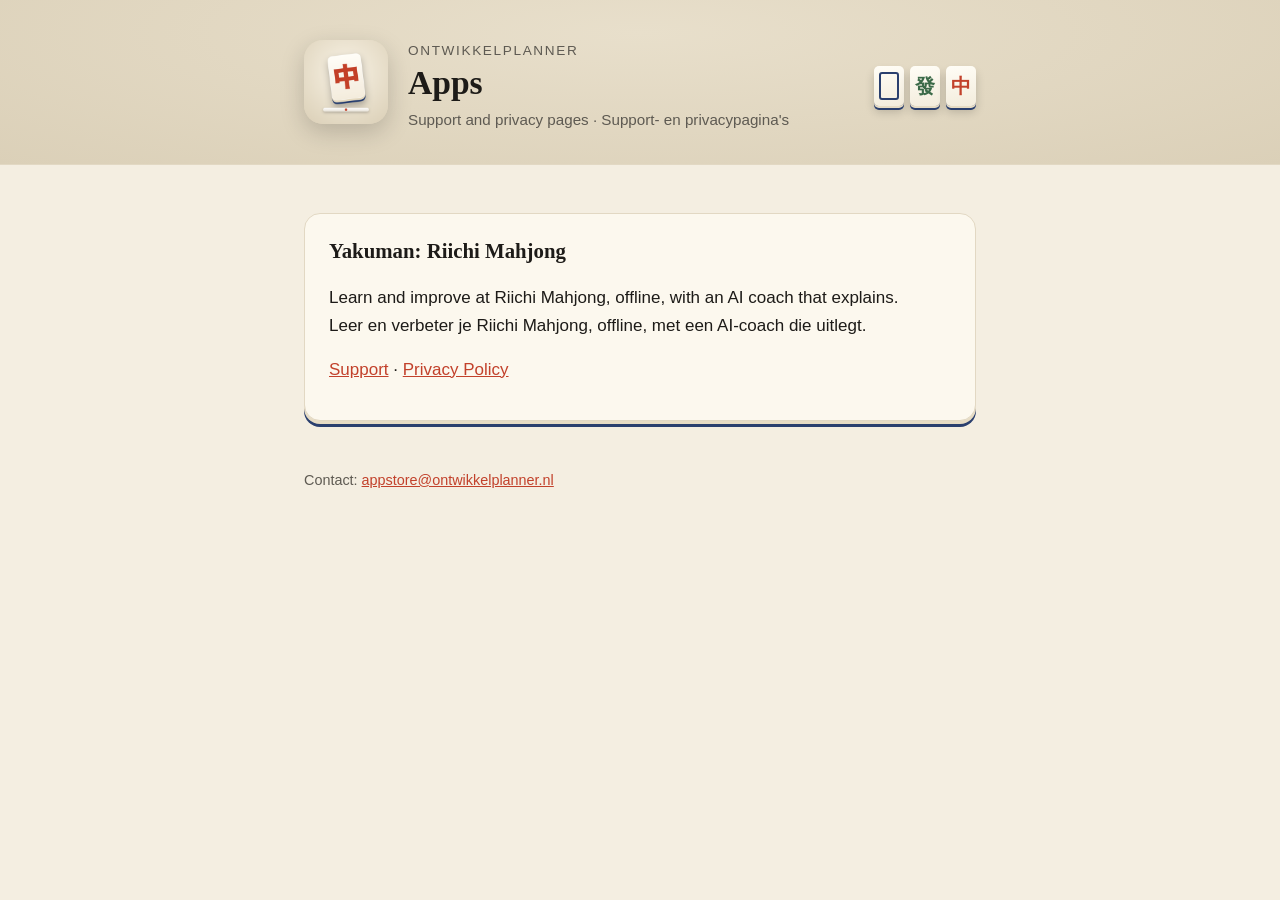
<file: index.html>
<!doctype html>
<html lang="en">
<head>
  <meta charset="utf-8">
  <meta name="viewport" content="width=device-width, initial-scale=1, viewport-fit=cover">
  <title>OntwikkelPlanner Apps</title>
  <meta name="description" content="Support and privacy pages for apps by OntwikkelPlanner.">
  <link rel="stylesheet" href="style.css">
</head>
<body>
<div class="hero">
  <div class="hero-inner">
    <picture>
      <source srcset="assets/icon-dark.png" media="(prefers-color-scheme: dark)">
      <img class="icon" src="assets/icon-light.png" alt="Yakuman app icon">
    </picture>
    <div>
      <p class="app">OntwikkelPlanner</p>
      <h1 class="serif">Apps</h1>
      <p class="meta">Support and privacy pages · Support- en privacypagina's</p>
    </div>
    <div class="tiles" aria-hidden="true"><span class="tile white"></span><span class="tile green">發</span><span class="tile red">中</span></div>
  </div>
</div>
<main>

  <section class="card">
    <h2 class="serif">Yakuman: Riichi Mahjong</h2>
    <p>Learn and improve at Riichi Mahjong, offline, with an AI coach that explains.<br>
    Leer en verbeter je Riichi Mahjong, offline, met een AI-coach die uitlegt.</p>
    <p><a href="yakuman/support/">Support</a> · <a href="yakuman/privacy/">Privacy Policy</a></p>
  </section>

  <footer>Contact: <a href="mailto:appstore@ontwikkelplanner.nl">appstore@ontwikkelplanner.nl</a></footer>
</main>
</body>
</html>
</file>
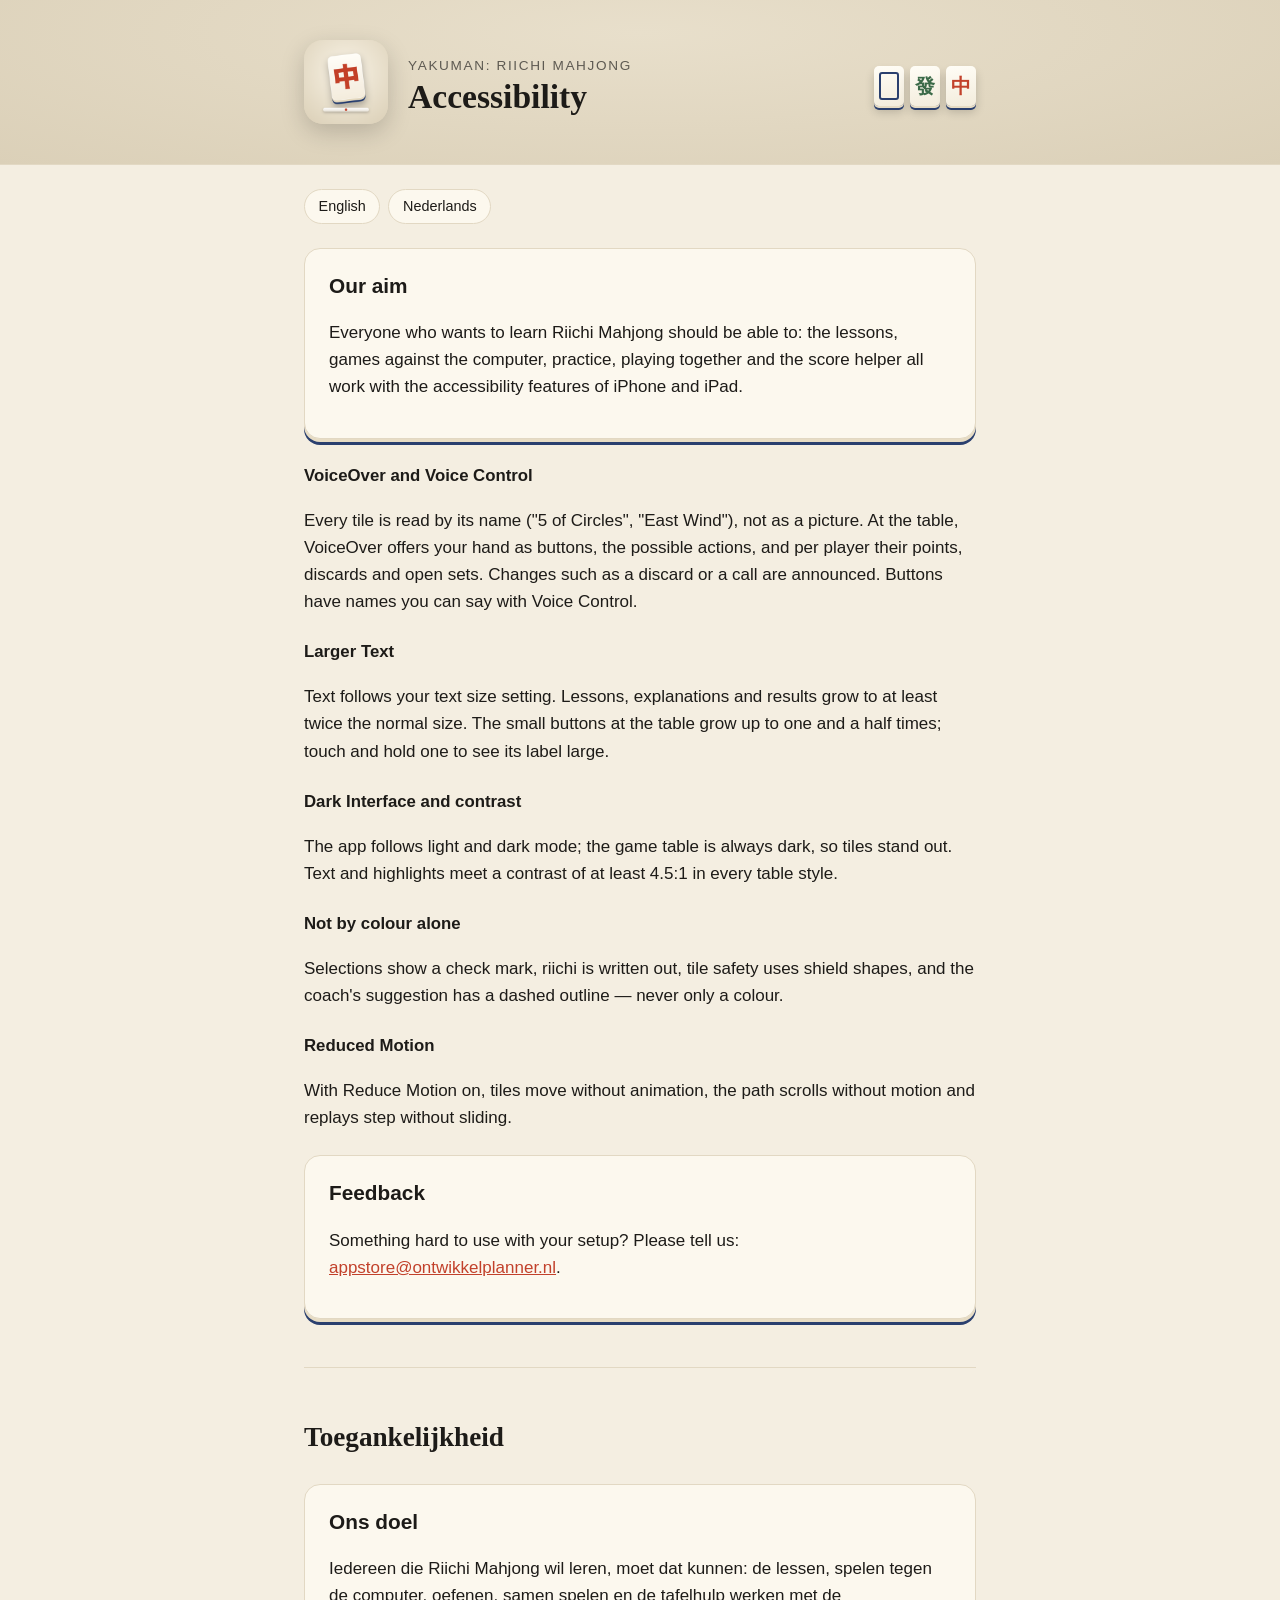
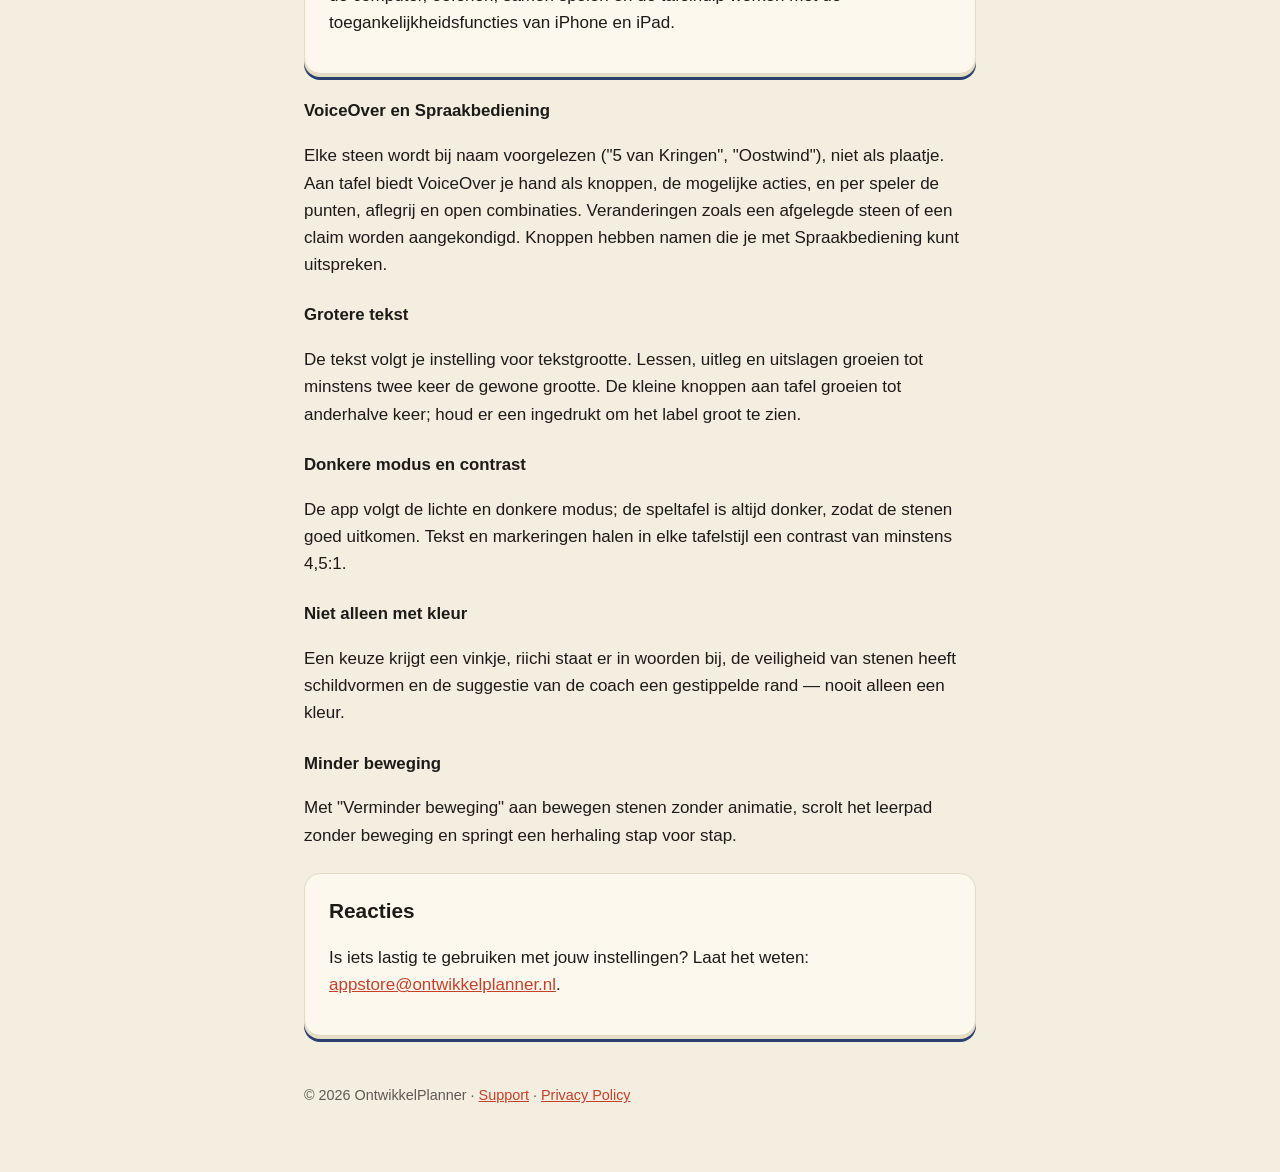
<file: yakuman/accessibility/index.html>
<!doctype html>
<html lang="en">
<head>
  <meta charset="utf-8">
  <meta name="viewport" content="width=device-width, initial-scale=1, viewport-fit=cover">
  <title>Accessibility – Yakuman: Riichi Mahjong</title>
  <meta name="description" content="Accessibility in Yakuman: Riichi Mahjong: VoiceOver, larger text, dark interface, contrast and reduced motion.">
  <link rel="stylesheet" href="../../style.css">
</head>
<body>
<div class="hero">
  <div class="hero-inner">
    <picture>
      <source srcset="../../assets/icon-dark.png" media="(prefers-color-scheme: dark)">
      <img class="icon" src="../../assets/icon-light.png" alt="Yakuman app icon">
    </picture>
    <div>
      <p class="app">Yakuman: Riichi Mahjong</p>
      <h1 class="serif">Accessibility</h1>
    </div>
    <div class="tiles" aria-hidden="true"><span class="tile white"></span><span class="tile green">發</span><span class="tile red">中</span></div>
  </div>
</div>
<main>
  <nav class="lang"><a href="#english">English</a><a href="#nederlands">Nederlands</a></nav>

  <article id="english">
    <section class="card">
      <h2>Our aim</h2>
      <p>Everyone who wants to learn Riichi Mahjong should be able to: the lessons, games against the computer, practice, playing together and the score helper all work with the accessibility features of iPhone and iPad.</p>
    </section>

    <h3>VoiceOver and Voice Control</h3>
    <p>Every tile is read by its name ("5 of Circles", "East Wind"), not as a picture. At the table, VoiceOver offers your hand as buttons, the possible actions, and per player their points, discards and open sets. Changes such as a discard or a call are announced. Buttons have names you can say with Voice Control.</p>

    <h3>Larger Text</h3>
    <p>Text follows your text size setting. Lessons, explanations and results grow to at least twice the normal size. The small buttons at the table grow up to one and a half times; touch and hold one to see its label large.</p>

    <h3>Dark Interface and contrast</h3>
    <p>The app follows light and dark mode; the game table is always dark, so tiles stand out. Text and highlights meet a contrast of at least 4.5:1 in every table style.</p>

    <h3>Not by colour alone</h3>
    <p>Selections show a check mark, riichi is written out, tile safety uses shield shapes, and the coach's suggestion has a dashed outline — never only a colour.</p>

    <h3>Reduced Motion</h3>
    <p>With Reduce Motion on, tiles move without animation, the path scrolls without motion and replays step without sliding.</p>

    <section class="card">
      <h2>Feedback</h2>
      <p>Something hard to use with your setup? Please tell us: <a href="mailto:appstore@ontwikkelplanner.nl">appstore@ontwikkelplanner.nl</a>.</p>
    </section>
  </article>

  <hr>

  <article id="nederlands" lang="nl">
    <h2 class="section-title serif">Toegankelijkheid</h2>

    <section class="card">
      <h2>Ons doel</h2>
      <p>Iedereen die Riichi Mahjong wil leren, moet dat kunnen: de lessen, spelen tegen de computer, oefenen, samen spelen en de tafelhulp werken met de toegankelijkheidsfuncties van iPhone en iPad.</p>
    </section>

    <h3>VoiceOver en Spraakbediening</h3>
    <p>Elke steen wordt bij naam voorgelezen ("5 van Kringen", "Oostwind"), niet als plaatje. Aan tafel biedt VoiceOver je hand als knoppen, de mogelijke acties, en per speler de punten, aflegrij en open combinaties. Veranderingen zoals een afgelegde steen of een claim worden aangekondigd. Knoppen hebben namen die je met Spraakbediening kunt uitspreken.</p>

    <h3>Grotere tekst</h3>
    <p>De tekst volgt je instelling voor tekstgrootte. Lessen, uitleg en uitslagen groeien tot minstens twee keer de gewone grootte. De kleine knoppen aan tafel groeien tot anderhalve keer; houd er een ingedrukt om het label groot te zien.</p>

    <h3>Donkere modus en contrast</h3>
    <p>De app volgt de lichte en donkere modus; de speltafel is altijd donker, zodat de stenen goed uitkomen. Tekst en markeringen halen in elke tafelstijl een contrast van minstens 4,5:1.</p>

    <h3>Niet alleen met kleur</h3>
    <p>Een keuze krijgt een vinkje, riichi staat er in woorden bij, de veiligheid van stenen heeft schildvormen en de suggestie van de coach een gestippelde rand — nooit alleen een kleur.</p>

    <h3>Minder beweging</h3>
    <p>Met "Verminder beweging" aan bewegen stenen zonder animatie, scrolt het leerpad zonder beweging en springt een herhaling stap voor stap.</p>

    <section class="card">
      <h2>Reacties</h2>
      <p>Is iets lastig te gebruiken met jouw instellingen? Laat het weten: <a href="mailto:appstore@ontwikkelplanner.nl">appstore@ontwikkelplanner.nl</a>.</p>
    </section>
  </article>

  <footer>© 2026 OntwikkelPlanner · <a href="../support/">Support</a> · <a href="../privacy/">Privacy Policy</a></footer>
</main>
</body>
</html>
</file>
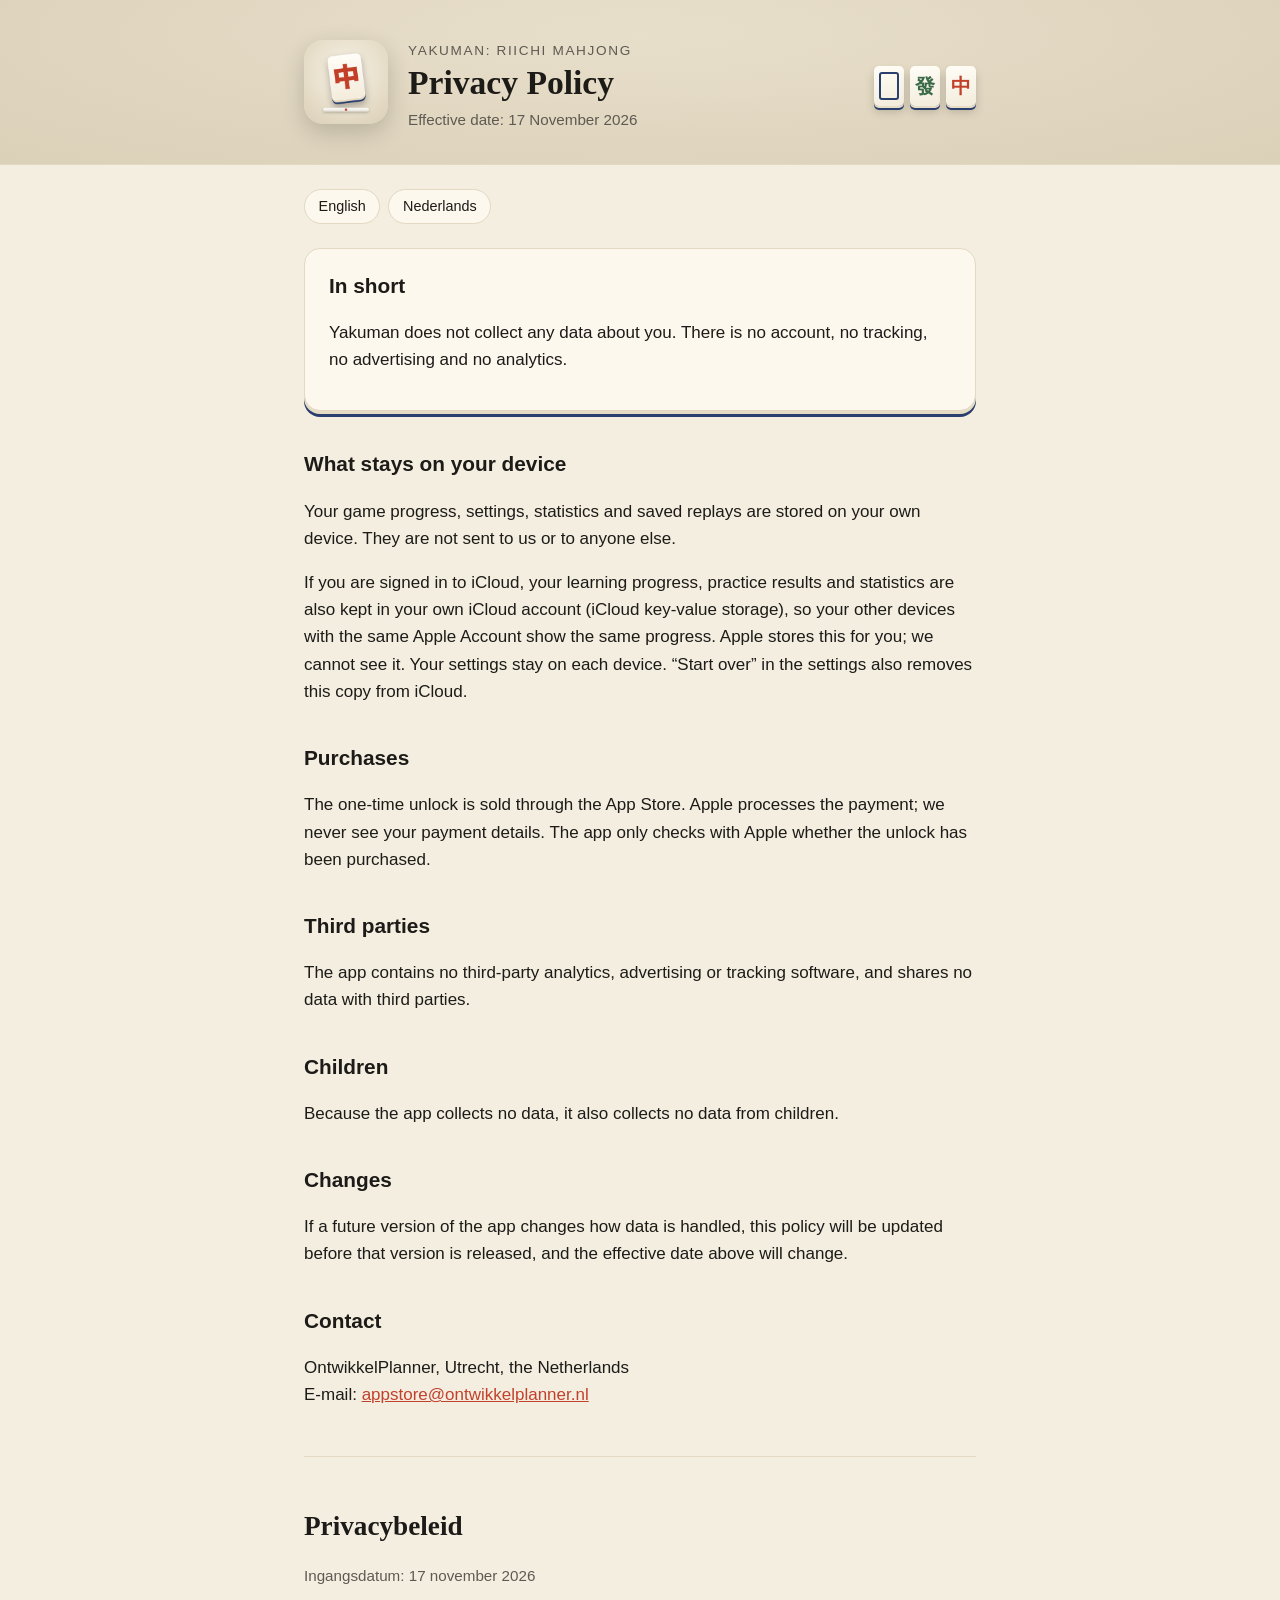
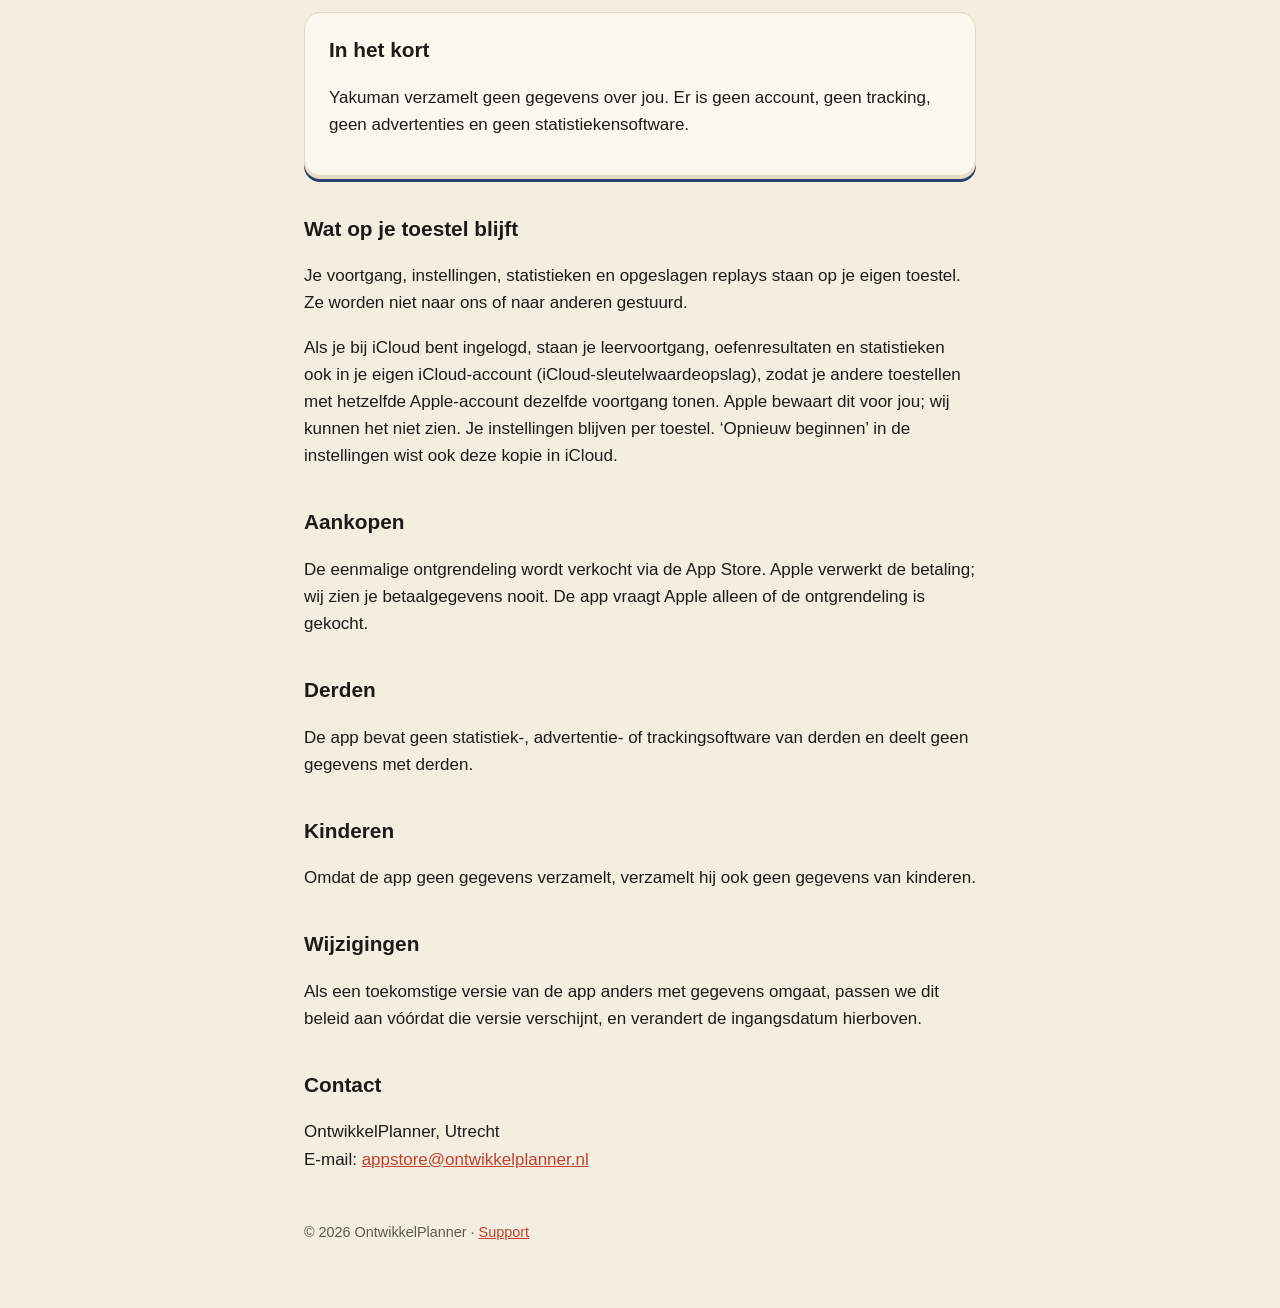
<file: yakuman/privacy/index.html>
<!doctype html>
<html lang="en">
<head>
  <meta charset="utf-8">
  <meta name="viewport" content="width=device-width, initial-scale=1, viewport-fit=cover">
  <title>Privacy Policy – Yakuman: Riichi Mahjong</title>
  <meta name="description" content="Privacy policy of Yakuman: Riichi Mahjong. The app does not collect any data.">
  <link rel="stylesheet" href="../../style.css">
</head>
<body>
<div class="hero">
  <div class="hero-inner">
    <picture>
      <source srcset="../../assets/icon-dark.png" media="(prefers-color-scheme: dark)">
      <img class="icon" src="../../assets/icon-light.png" alt="Yakuman app icon">
    </picture>
    <div>
      <p class="app">Yakuman: Riichi Mahjong</p>
      <h1 class="serif">Privacy Policy</h1>
      <p class="meta">Effective date: 17 November 2026</p>
    </div>
    <div class="tiles" aria-hidden="true"><span class="tile white"></span><span class="tile green">發</span><span class="tile red">中</span></div>
  </div>
</div>
<main>
  <nav class="lang"><a href="#english">English</a><a href="#nederlands">Nederlands</a></nav>

  <article id="english">
    <section class="card">
      <h2>In short</h2>
      <p>Yakuman does not collect any data about you. There is no account, no tracking, no advertising and no analytics.</p>
    </section>

    <h2>What stays on your device</h2>
    <p>Your game progress, settings, statistics and saved replays are stored on your own device. They are not sent to us or to anyone else.</p>
    <p>If you are signed in to iCloud, your learning progress, practice results and statistics are also kept in your own iCloud account (iCloud key-value storage), so your other devices with the same Apple Account show the same progress. Apple stores this for you; we cannot see it. Your settings stay on each device. “Start over” in the settings also removes this copy from iCloud.</p>

    <h2>Purchases</h2>
    <p>The one-time unlock is sold through the App Store. Apple processes the payment; we never see your payment details. The app only checks with Apple whether the unlock has been purchased.</p>

    <h2>Third parties</h2>
    <p>The app contains no third-party analytics, advertising or tracking software, and shares no data with third parties.</p>

    <h2>Children</h2>
    <p>Because the app collects no data, it also collects no data from children.</p>

    <h2>Changes</h2>
    <p>If a future version of the app changes how data is handled, this policy will be updated before that version is released, and the effective date above will change.</p>

    <h2>Contact</h2>
    <p>OntwikkelPlanner, Utrecht, the Netherlands<br>
    E-mail: <a href="mailto:appstore@ontwikkelplanner.nl">appstore@ontwikkelplanner.nl</a></p>
  </article>

  <hr>

  <article id="nederlands" lang="nl">
    <h2 class="section-title serif">Privacybeleid</h2>
    <p class="meta">Ingangsdatum: 17 november 2026</p>

    <section class="card">
      <h2>In het kort</h2>
      <p>Yakuman verzamelt geen gegevens over jou. Er is geen account, geen tracking, geen advertenties en geen statistiekensoftware.</p>
    </section>

    <h2>Wat op je toestel blijft</h2>
    <p>Je voortgang, instellingen, statistieken en opgeslagen replays staan op je eigen toestel. Ze worden niet naar ons of naar anderen gestuurd.</p>
    <p>Als je bij iCloud bent ingelogd, staan je leervoortgang, oefenresultaten en statistieken ook in je eigen iCloud-account (iCloud-sleutelwaardeopslag), zodat je andere toestellen met hetzelfde Apple-account dezelfde voortgang tonen. Apple bewaart dit voor jou; wij kunnen het niet zien. Je instellingen blijven per toestel. ‘Opnieuw beginnen’ in de instellingen wist ook deze kopie in iCloud.</p>

    <h2>Aankopen</h2>
    <p>De eenmalige ontgrendeling wordt verkocht via de App Store. Apple verwerkt de betaling; wij zien je betaalgegevens nooit. De app vraagt Apple alleen of de ontgrendeling is gekocht.</p>

    <h2>Derden</h2>
    <p>De app bevat geen statistiek-, advertentie- of trackingsoftware van derden en deelt geen gegevens met derden.</p>

    <h2>Kinderen</h2>
    <p>Omdat de app geen gegevens verzamelt, verzamelt hij ook geen gegevens van kinderen.</p>

    <h2>Wijzigingen</h2>
    <p>Als een toekomstige versie van de app anders met gegevens omgaat, passen we dit beleid aan vóórdat die versie verschijnt, en verandert de ingangsdatum hierboven.</p>

    <h2>Contact</h2>
    <p>OntwikkelPlanner, Utrecht<br>
    E-mail: <a href="mailto:appstore@ontwikkelplanner.nl">appstore@ontwikkelplanner.nl</a></p>
  </article>

  <footer>© 2026 OntwikkelPlanner · <a href="../support/">Support</a></footer>
</main>
</body>
</html>
</file>
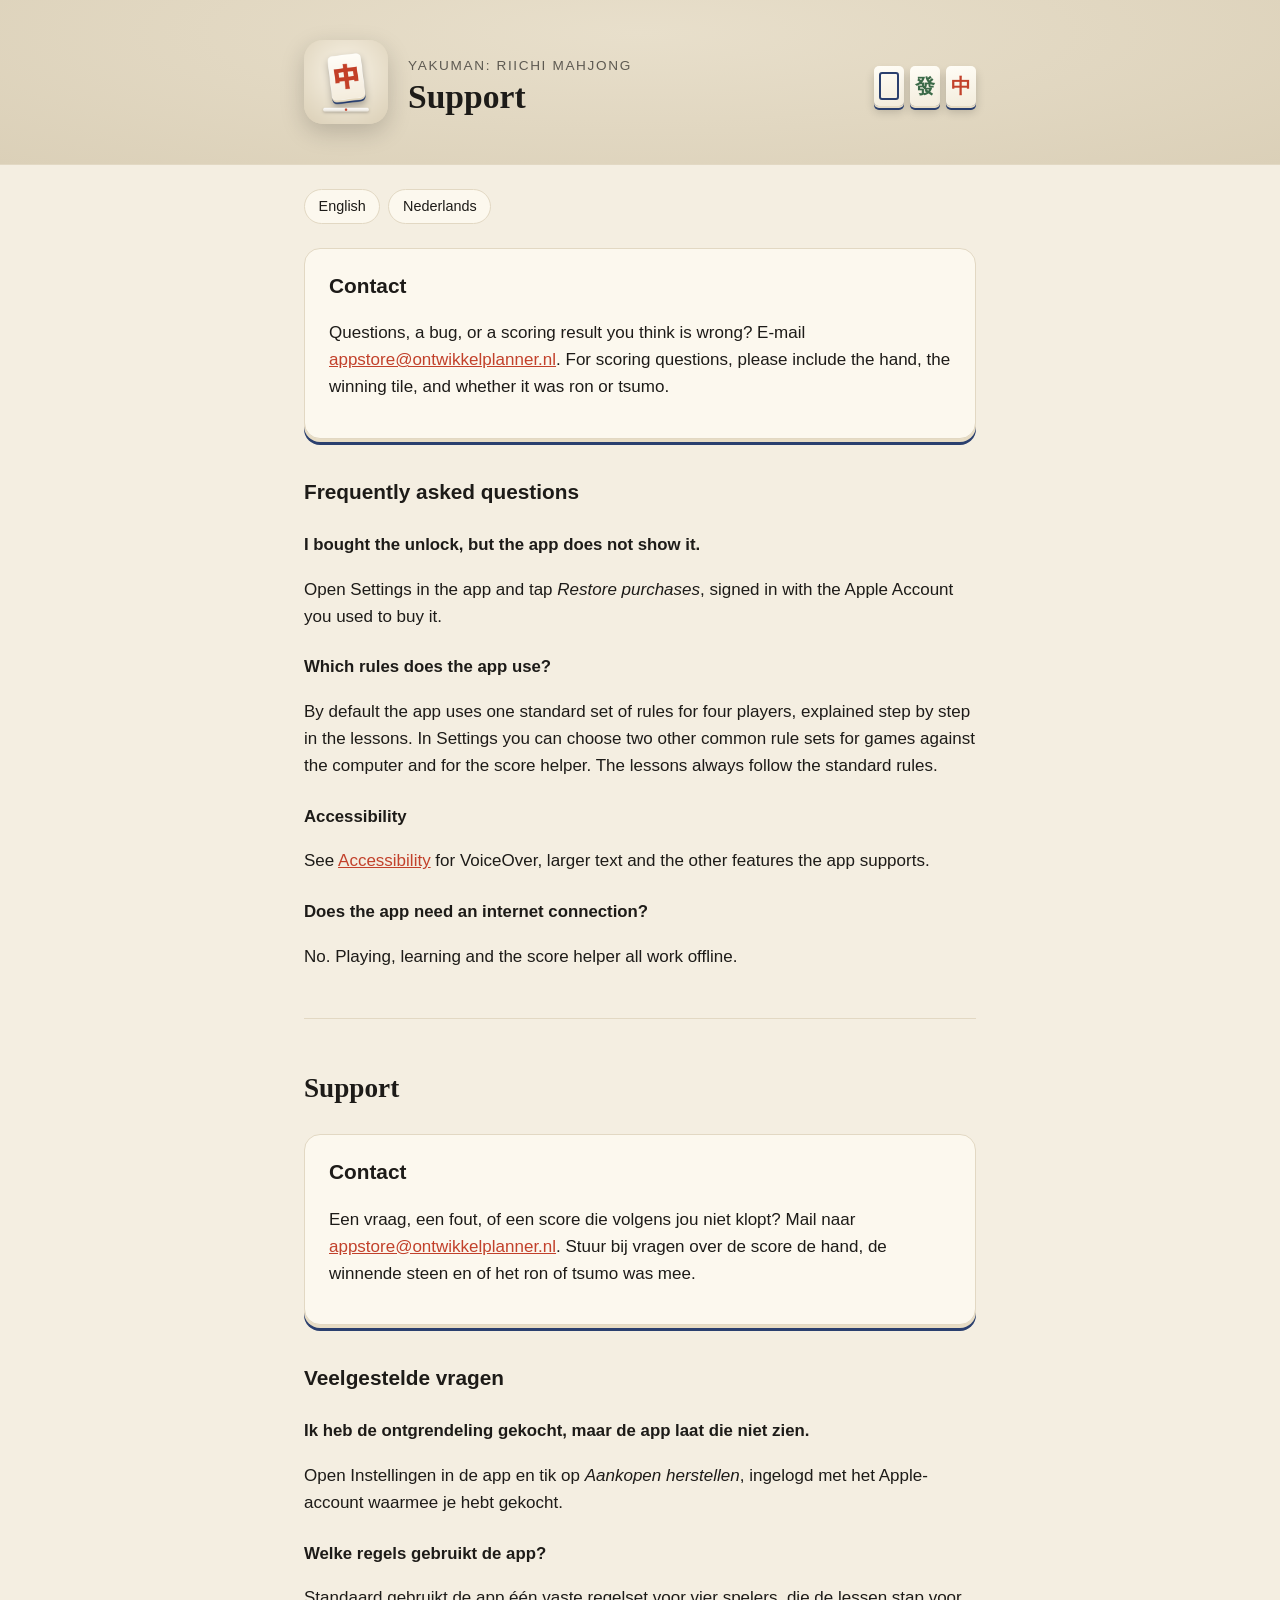
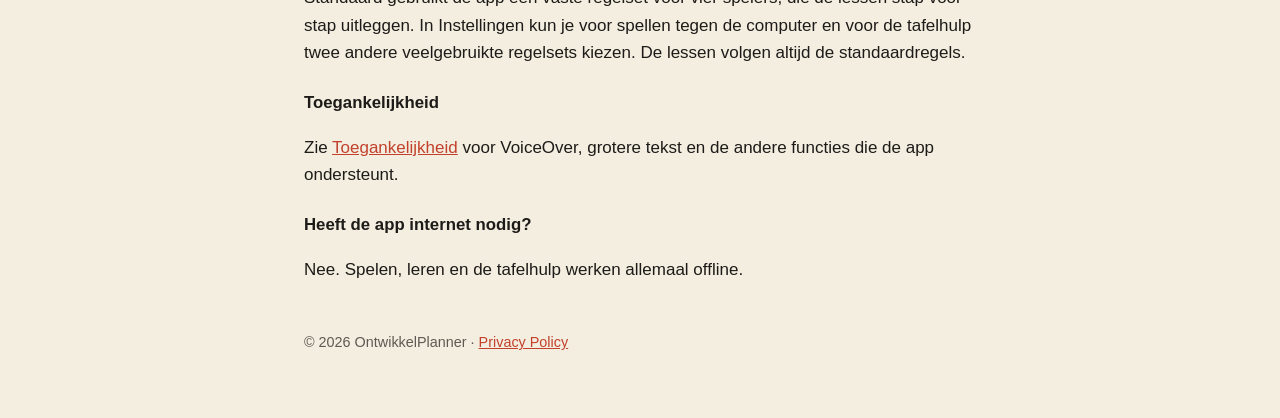
<file: yakuman/support/index.html>
<!doctype html>
<html lang="en">
<head>
  <meta charset="utf-8">
  <meta name="viewport" content="width=device-width, initial-scale=1, viewport-fit=cover">
  <title>Support – Yakuman: Riichi Mahjong</title>
  <meta name="description" content="Help and contact for Yakuman: Riichi Mahjong.">
  <link rel="stylesheet" href="../../style.css">
</head>
<body>
<div class="hero">
  <div class="hero-inner">
    <picture>
      <source srcset="../../assets/icon-dark.png" media="(prefers-color-scheme: dark)">
      <img class="icon" src="../../assets/icon-light.png" alt="Yakuman app icon">
    </picture>
    <div>
      <p class="app">Yakuman: Riichi Mahjong</p>
      <h1 class="serif">Support</h1>
      
    </div>
    <div class="tiles" aria-hidden="true"><span class="tile white"></span><span class="tile green">發</span><span class="tile red">中</span></div>
  </div>
</div>
<main>
  <nav class="lang"><a href="#english">English</a><a href="#nederlands">Nederlands</a></nav>

  <article id="english">
    <section class="card">
      <h2>Contact</h2>
      <p>Questions, a bug, or a scoring result you think is wrong? E-mail <a href="mailto:appstore@ontwikkelplanner.nl">appstore@ontwikkelplanner.nl</a>. For scoring questions, please include the hand, the winning tile, and whether it was ron or tsumo.</p>
    </section>

    <h2>Frequently asked questions</h2>
    <h3>I bought the unlock, but the app does not show it.</h3>
    <p>Open Settings in the app and tap <em>Restore purchases</em>, signed in with the Apple Account you used to buy it.</p>

    <h3>Which rules does the app use?</h3>
    <p>By default the app uses one standard set of rules for four players, explained step by step in the lessons. In Settings you can choose two other common rule sets for games against the computer and for the score helper. The lessons always follow the standard rules.</p>

    <h3>Accessibility</h3>
    <p>See <a href="../accessibility/">Accessibility</a> for VoiceOver, larger text and the other features the app supports.</p>

    <h3>Does the app need an internet connection?</h3>
    <p>No. Playing, learning and the score helper all work offline.</p>
  </article>

  <hr>

  <article id="nederlands" lang="nl">
    <h2 class="section-title serif">Support</h2>

    <section class="card">
      <h2>Contact</h2>
      <p>Een vraag, een fout, of een score die volgens jou niet klopt? Mail naar <a href="mailto:appstore@ontwikkelplanner.nl">appstore@ontwikkelplanner.nl</a>. Stuur bij vragen over de score de hand, de winnende steen en of het ron of tsumo was mee.</p>
    </section>

    <h2>Veelgestelde vragen</h2>
    <h3>Ik heb de ontgrendeling gekocht, maar de app laat die niet zien.</h3>
    <p>Open Instellingen in de app en tik op <em>Aankopen herstellen</em>, ingelogd met het Apple-account waarmee je hebt gekocht.</p>

    <h3>Welke regels gebruikt de app?</h3>
    <p>Standaard gebruikt de app één vaste regelset voor vier spelers, die de lessen stap voor stap uitleggen. In Instellingen kun je voor spellen tegen de computer en voor de tafelhulp twee andere veelgebruikte regelsets kiezen. De lessen volgen altijd de standaardregels.</p>

    <h3>Toegankelijkheid</h3>
    <p>Zie <a href="../accessibility/#nederlands">Toegankelijkheid</a> voor VoiceOver, grotere tekst en de andere functies die de app ondersteunt.</p>

    <h3>Heeft de app internet nodig?</h3>
    <p>Nee. Spelen, leren en de tafelhulp werken allemaal offline.</p>
  </article>

  <footer>© 2026 OntwikkelPlanner · <a href="../privacy/">Privacy Policy</a></footer>
</main>
</body>
</html>
</file>
<file: style.css>
/* Yakuman pages: Sumi & Washi in light mode, Porselein in dark mode (same tokens as the app).
   System fonts only (New York serif on Apple devices); nothing is loaded from elsewhere. */
:root {
  --bg: #f4eee1;
  --table: #e8dfcb;
  --table-edge: #dbd0b8;
  --surface: #fcf8ee;
  --tile-mid: #e7dcc4;
  --tile-back: #2a3f6e;
  --text: #1d1b18;
  --muted: #5e5a52;
  --line: #e2d8c3;
  --accent: #c2412b;
  --ink-red: #c2412b;
  --ink-green: #3b6a48;
  --ink-blue: #2a3f6e;
  color-scheme: light;
}
@media (prefers-color-scheme: dark) {
  :root {
    --bg: #10231f;
    --table: #1f3c35;
    --table-edge: #142b26;
    --surface: #17302a;
    --tile-mid: #dedcd3;
    --tile-back: #2f7a6a;
    --text: #eef4f1;
    --muted: #a9bdb6;
    --line: #2a4a42;
    --accent: #f2c14e;
    --ink-red: #d2463a;
    --ink-green: #1d8a5a;
    --ink-blue: #2654a6;
    color-scheme: dark;
  }
}
* { box-sizing: border-box; }
body {
  margin: 0;
  background: var(--bg);
  color: var(--text);
  font: 17px/1.6 -apple-system, BlinkMacSystemFont, "Segoe UI", Roboto, "Helvetica Neue", Arial, sans-serif;
}
.serif { font-family: ui-serif, "New York", "Hiragino Mincho ProN", Georgia, "Times New Roman", serif; }

/* Hero: the table */
.hero {
  background: radial-gradient(ellipse at 50% 20%, var(--table), var(--table-edge));
  border-bottom: 1px solid var(--line);
}
.hero-inner {
  max-width: 44rem;
  margin: 0 auto;
  padding: 2.5rem max(1rem, env(safe-area-inset-right)) 2rem max(1rem, env(safe-area-inset-left));
  display: flex;
  align-items: center;
  gap: 1.25rem;
}
.icon {
  width: 84px;
  height: 84px;
  border-radius: 19px;
  flex: none;
  box-shadow: 0 8px 24px rgba(0, 0, 0, 0.18);
}
.hero .app { margin: 0; color: var(--muted); font-size: 0.85rem; letter-spacing: 0.12em; text-transform: uppercase; }
.hero h1 { margin: 0.1rem 0 0; font-size: 2.1rem; line-height: 1.15; font-weight: 700; }
.hero .meta { margin: 0.35rem 0 0; }

/* Three tiles as an ornament */
.tiles { display: flex; gap: 6px; margin-left: auto; }
.tile {
  width: 30px;
  height: 40px;
  border-radius: 5px;
  background: linear-gradient(170deg, #fffdf6, #f3ecdc);
  box-shadow: 0 2px 0 var(--tile-mid), 0 4px 0 var(--tile-back), 0 6px 10px rgba(0, 0, 0, 0.18);
  display: grid;
  place-items: center;
  font: 800 20px/1 "Hiragino Sans", "PingFang SC", "Noto Sans CJK JP", sans-serif;
}
.tile.red { color: #c2412b; }
.tile.green { color: #3b6a48; }
.tile.white::after {
  content: "";
  width: 16px;
  height: 24px;
  border: 2.5px solid #2a3f6e;
  border-radius: 3px;
}
@media (max-width: 520px) { .tiles { display: none; } }

main {
  max-width: 44rem;
  margin: 0 auto;
  padding: 1.5rem max(1rem, env(safe-area-inset-right)) 4rem max(1rem, env(safe-area-inset-left));
}
h2 { font-size: 1.3rem; margin: 2.25rem 0 0.5rem; }
h3 { font-size: 1.05rem; margin: 1.5rem 0 0.25rem; }
.meta { color: var(--muted); font-size: 0.95rem; }
a { color: var(--accent); }
nav.lang { display: flex; gap: 0.5rem; margin: 0 0 1rem; }
nav.lang a {
  text-decoration: none;
  font-size: 0.9rem;
  padding: 0.3rem 0.85rem;
  border-radius: 999px;
  border: 1px solid var(--line);
  color: var(--text);
  background: var(--surface);
}

/* Cards with a tile edge underneath */
section.card {
  background: var(--surface);
  border: 1px solid var(--line);
  border-radius: 16px;
  padding: 1.25rem 1.5rem;
  margin: 1.5rem 0;
  box-shadow: 0 3px 0 var(--tile-mid), 0 6px 0 var(--tile-back);
}
section.card h2:first-child { margin-top: 0; }
.section-title { font-size: 1.7rem; margin: 3rem 0 0.25rem; }
hr { border: 0; border-top: 1px solid var(--line); margin: 3rem 0; }
footer { color: var(--muted); font-size: 0.9rem; margin-top: 3rem; }
</file>
